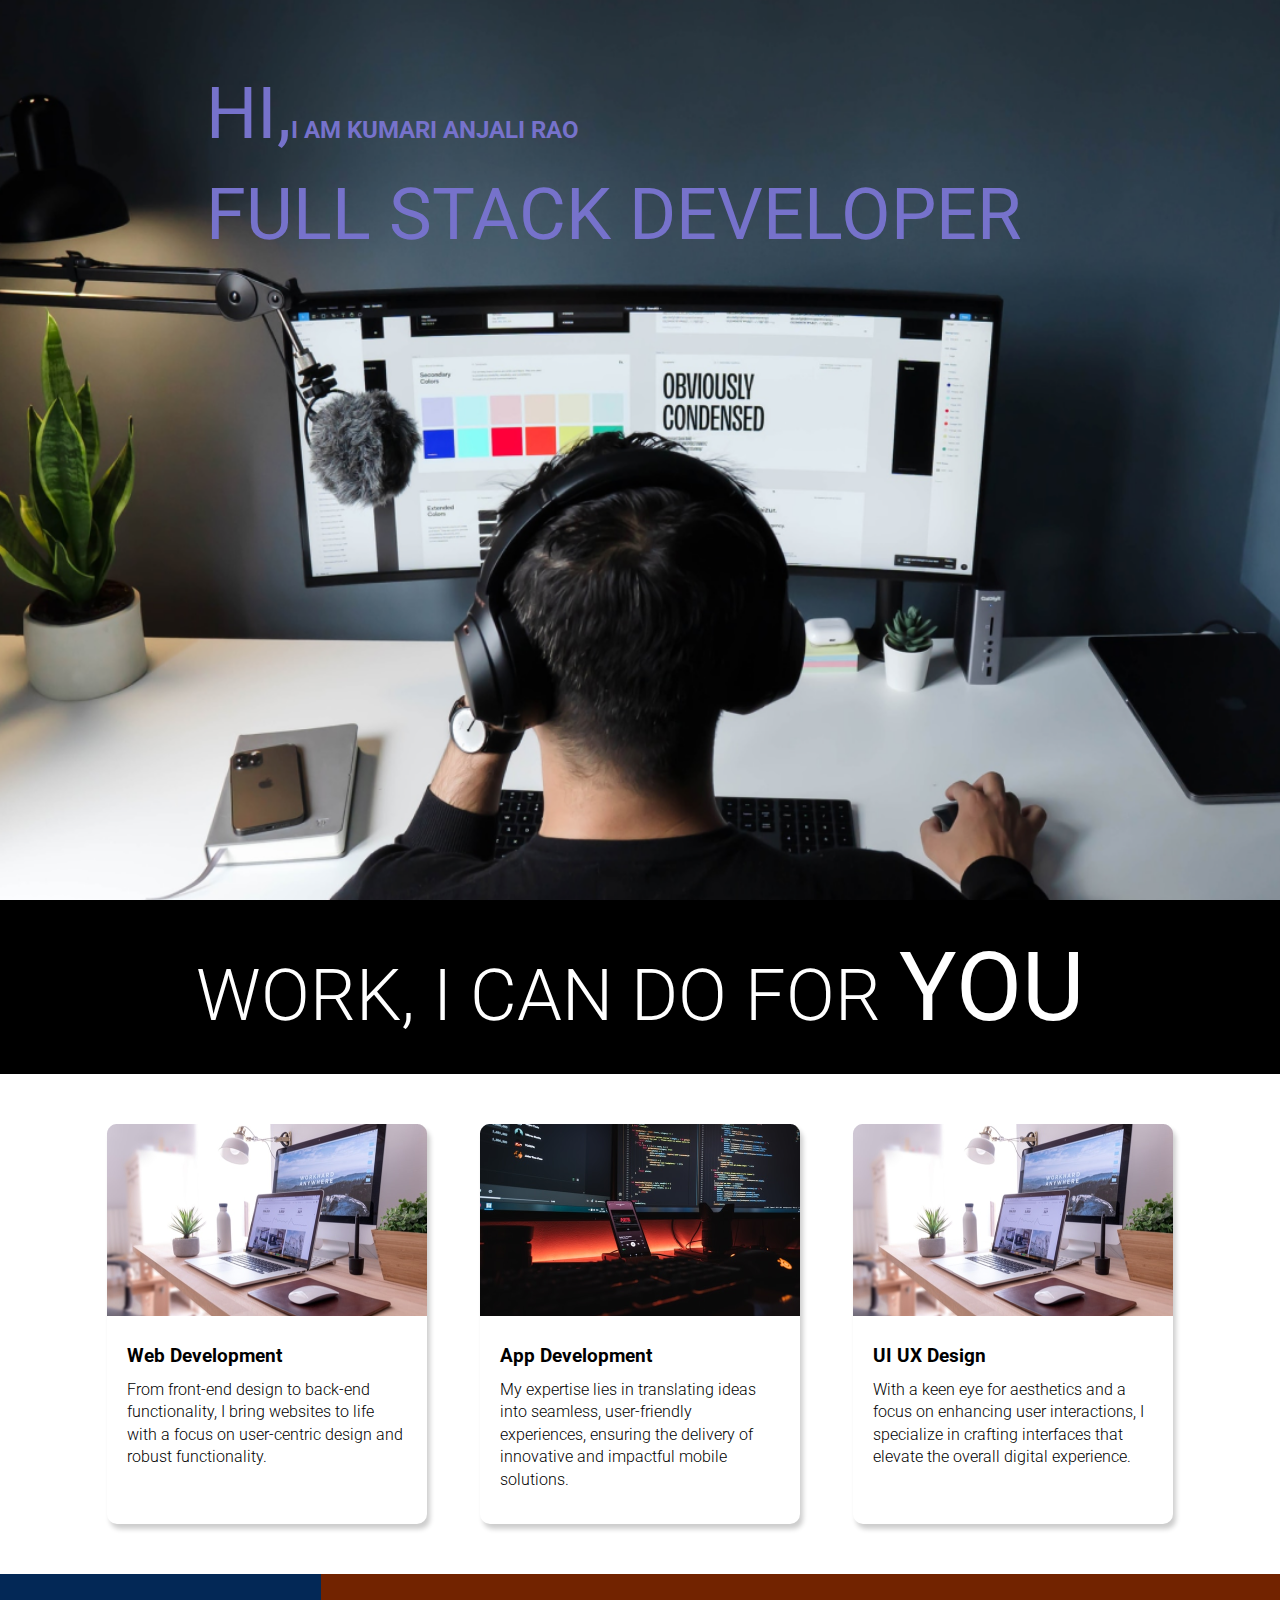
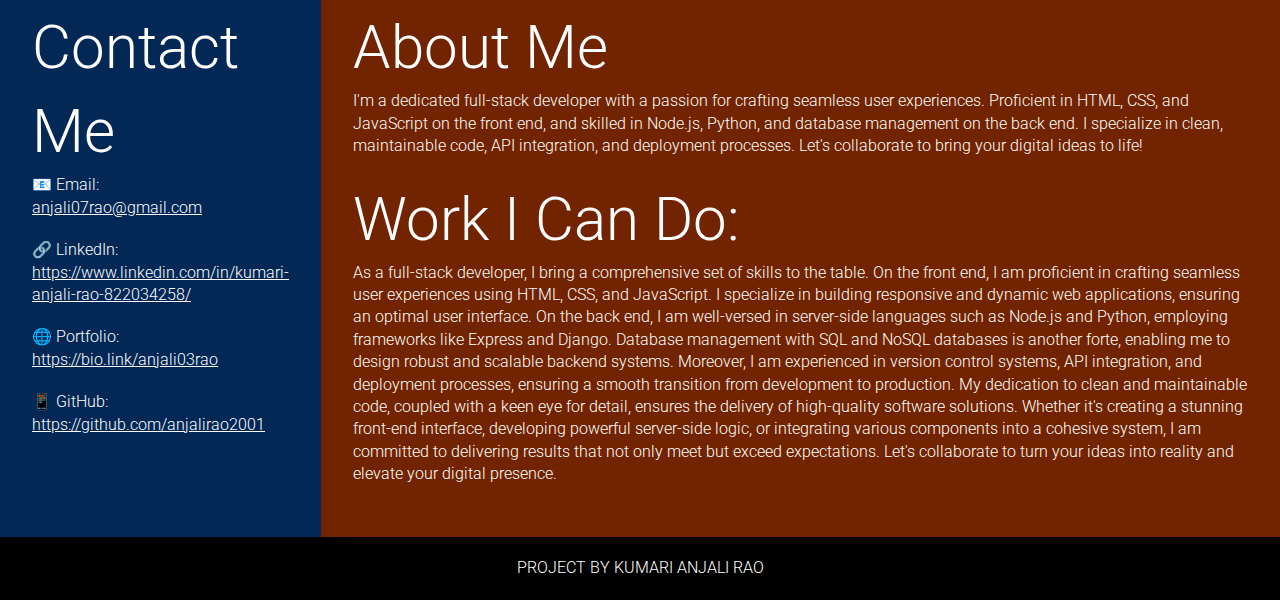
<file: LANDING-PAGE/index.html>
<!DOCTYPE html>
<html lang="en">
  <head>
    <meta charset="UTF-8" />
    <meta http-equiv="X-UA-Compatible" content="IE=edge" />
    <meta name="viewport" content="width=device-width, initial-scale=1.0" />
    <title>Developer | Landing Page</title>
    <link rel="stylesheet" href="style.css" />
  </head>
  <body>
    <section class="hero_section">
      <div class="text_container">
        <h2><span class="lg_text">HI,</span>I AM KUMARI ANJALI RAO </h2>
        <h1 class="lg_text">FULL STACK DEVELOPER</h1>
      </div>
    </section>
    <section class="black_box">
      <h2>WORK, I CAN DO FOR <span>YOU</span></h2>
    </section>
    <section class="work">
      <div class="grid_item">
        <div class="card">
          <div class="image_container">
            <img src="images/web.png" alt="web development" />
          </div>
          <div class="card_content">
            <h3>Web Development</h3>
            <p>
              From front-end design to back-end functionality, I bring websites to life with a focus on user-centric design and robust functionality.
            </p>
          </div>
        </div>
      </div>
      <div class="grid_item">
        <div class="card">
          <div class="image_container">
            <img src="images/mobile.png" alt="app development" />
          </div>
          <div class="card_content">
            <h3>App Development</h3>
            <p>
              My expertise lies in translating ideas into seamless, user-friendly experiences, ensuring the delivery of innovative and impactful mobile solutions.
            </p>
          </div>
        </div>
      </div>
      <div class="grid_item">
        <div class="card">
          <div class="image_container">
            <img src="images/web.png" alt="web development" />
          </div>
          <div class="card_content">
            <h3>UI UX Design</h3>
            <p>
              With a keen eye for aesthetics and a focus on enhancing user interactions, I specialize in crafting interfaces that elevate the overall digital experience.
            </p>
          </div>
        </div>
      </div>
    </section>
    <section class="bottom_section">
      <div class="contact">
        <h2>Contact Me</h2>

        <p>📧 Email: <br><a href="#">anjali07rao@gmail.com</a></p>
       
        <p>
          🔗 LinkedIn: <a href="#">https://www.linkedin.com/in/kumari-anjali-rao-822034258/</a>
        </p>
        <p>🌐 Portfolio: <a href="#">https://bio.link/anjali03rao</a></p>
        <p>📱 GitHub: <a href="#">https://github.com/anjalirao2001</a></p>
      </div>
      <div class="about">
        <h1>About Me</h1>
        <p>
          I'm a dedicated full-stack developer with a passion for crafting
          seamless user experiences. Proficient in HTML, CSS, and JavaScript on
          the front end, and skilled in Node.js, Python, and database management
          on the back end. I specialize in clean, maintainable code, API
          integration, and deployment processes. Let's collaborate to bring your
          digital ideas to life!
        </p>
        <p>
          <h1>Work I Can Do:</h1> As a full-stack developer, I bring a comprehensive set
          of skills to the table. On the front end, I am proficient in crafting
          seamless user experiences using HTML, CSS, and JavaScript. I
          specialize in building responsive and dynamic web applications,
          ensuring an optimal user interface. On the back end, I am well-versed
          in server-side languages such as Node.js and Python, employing
          frameworks like Express and Django. Database management with SQL and
          NoSQL databases is another forte, enabling me to design robust and
          scalable backend systems. Moreover, I am experienced in version
          control systems, API integration, and deployment processes, ensuring a
          smooth transition from development to production. My dedication to
          clean and maintainable code, coupled with a keen eye for detail,
          ensures the delivery of high-quality software solutions. Whether it's
          creating a stunning front-end interface, developing powerful
          server-side logic, or integrating various components into a cohesive
          system, I am committed to delivering results that not only meet but
          exceed expectations. Let's collaborate to turn your ideas into reality
          and elevate your digital presence.
        </p>
      </div>
    </section>
    <footer>Project By Kumari Anjali Rao</footer>
  </body>
</html>
</file>
<file: LANDING-PAGE/style.css>
@import url("https://fonts.googleapis.com/css2?family=Roboto:ital,wght@0,100;0,300;0,400;0,500;0,700;0,900;1,100;1,300;1,400;1,500;1,700;1,900&display=swap");
* {
  margin: 0;
  padding: 0;
  box-sizing: border-box;
}

html,
body {
  line-height: 1.4;
  font-weight: 300;
  font-family: "Roboto", sans-serif;
}

.hero_section {
  background-image: url(images/developer.png);
  min-height: 100vh;
  background-position: center;
  background-size: cover;
  background-repeat: no-repeat;
}
.text_container {
  color: rgb(118, 114, 203);
  max-width: 900px;
  margin: 0 auto;
  padding-top: 64px;
  padding-left: 16px;
}
.lg_text {
  font-size: 72px;
  font-weight: 400;
}
.black_box {
  background-color: #000;
  padding: 20px;
}
.black_box h2 {
  font-size: 72px;
  color: white;
  text-align: center;
  font-weight: 300;
}

.black_box h2 span {
  font-weight: 400;
  font-size: 96px;
}
.work {
  display: grid;
  gap: 20px;
  grid-template-columns: repeat(auto-fit, minmax(320px, 1fr));

  max-width: 1100px;
  margin: 50px auto;
}
.grid_item {
  display: flex;
  justify-content: center;
  align-items: center;
}
.card {
  max-width: 320px;
  height: 400px;
  border-radius: 10px;
  box-shadow: 3px 5px 5px rgba(1, 1, 1, 0.2);
  transition: 0.2s ease-in-out;
}
.card:hover {
  transform: scale(1.04);
  box-shadow: 3px 5px 5px rgba(1, 1, 1, 0.3);
  transition: 0.2s ease-in-out;
}
.card_content {
  padding: 20px;
}
.card_content h3 {
  margin-bottom: 10px;
}
.bottom_section {
  display: flex;
}
.contact {
  background-color: rgb(3, 40, 86);
}
.about {
  background-color: #722300;
}

.contact,
.about {
  min-height: 300px;
  padding: 32px;
  color: white;
}

.contact p a{
  color: white;
}
.about h1,
.contact h2 {
  font-size: 60px;
  font-weight: 300;
}
.about p,
.contact p {
  margin-bottom: 20px;
}

footer {
  text-align: center;
  text-transform: uppercase;
  background-color: #000;
  padding: 20px;
  color: white;
}
@media (max-width: 786px) {
  .hero_section {
    min-height: 50vh;
  }
  .text_container {
    padding: 10px 0;
    text-align: center;
  }
  .lg_text {
    font-size: 32px;
  }
  .black_box h2 {
    font-size: 24px;
  }
  .black_box h2 span {
    font-weight: 400;
    font-size: 32px;
  }
  .bottom_section {
    flex-direction: column;
  }
  h1 {
    font-size: 32px;
  }
  .about h2,
  .contact h2 {
    font-size: 32px;
  }
}
</file>
